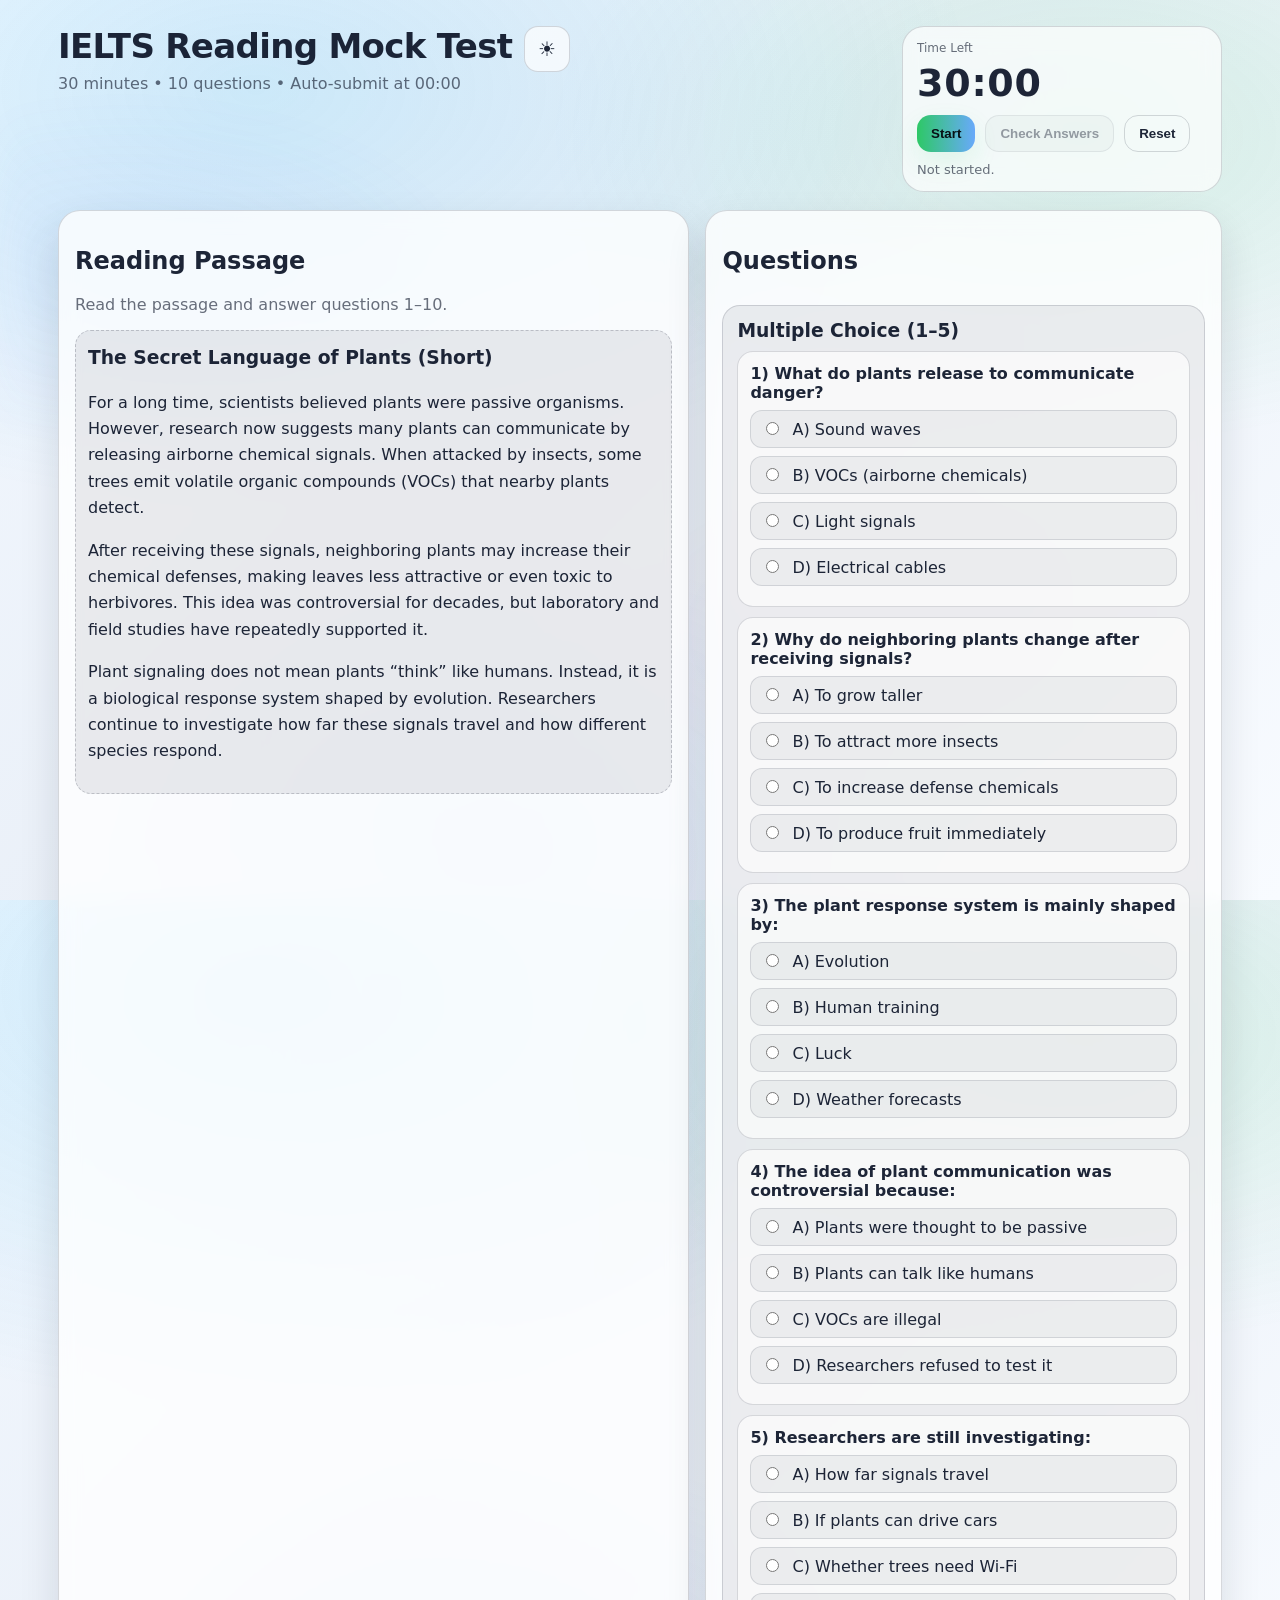
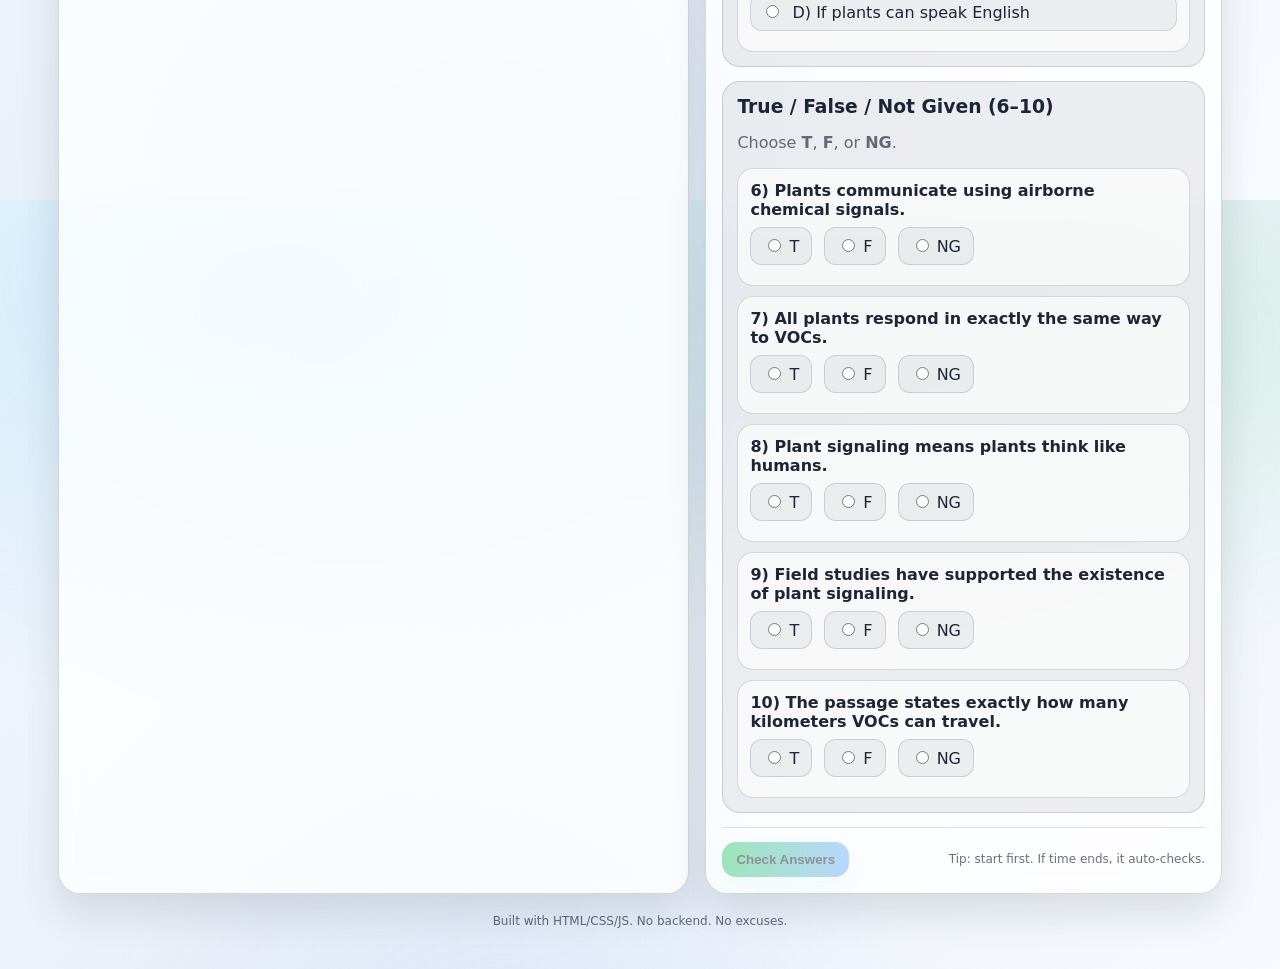
<file: index.html>
<!doctype html>
<html lang="en">
  <head>
    <meta charset="UTF-8" />
    <meta name="viewport" content="width=device-width, initial-scale=1.0" />
    <title>IELTS Reading exam</title>
    <link rel="stylesheet" href="./style.css" />
  </head>
  <body>
    <div class="bg"></div>

    <main class="wrap">
      <header class="top">
        <div class="headInfo">
          <div>
            <h1>IELTS Reading Mock Test</h1>
          <p class="sub">30 minutes • 10 questions • Auto-submit at 00:00</p>
          </div>

          <button
            id="themeToggle"
            class="themeToggle"
            type="button"
            aria-label="Switch to light mode"
            aria-pressed="false"
            title="Toggle dark and light mode"
          >
            <span class="themeIcon moon" aria-hidden="true">&#9790;</span>
            <span class="themeIcon sun" aria-hidden="true">&#9728;</span>
          </button>
        </div>

        <div class="timerBox" aria-live="polite">
          <div class="timerLabel">Time Left</div>
          <div id="timer" class="timer">30:00</div>

          <div class="controls">
            <button id="startBtn" class="btn primary">Start</button>
            <button id="checkBtn" class="btn" disabled>Check Answers</button>
            <button id="resetBtn" class="btn ghost">Reset</button>
          </div>

          <div id="status" class="status">Not started.</div>
        </div>
      </header>

      <section class="grid">
        <!-- Passage -->
        <article class="card passage">
          <h2>Reading Passage</h2>
          <p class="muted">Read the passage and answer questions 1–10.</p>

          <div class="passageText">
            <h3>The Secret Language of Plants (Short)</h3>
            <p>
              For a long time, scientists believed plants were passive organisms.
              However, research now suggests many plants can communicate by releasing
              airborne chemical signals. When attacked by insects, some trees emit
              volatile organic compounds (VOCs) that nearby plants detect.
            </p>
            <p>
              After receiving these signals, neighboring plants may increase their
              chemical defenses, making leaves less attractive or even toxic to
              herbivores. This idea was controversial for decades, but laboratory and
              field studies have repeatedly supported it.
            </p>
            <p>
              Plant signaling does not mean plants “think” like humans. Instead, it is
              a biological response system shaped by evolution. Researchers continue to
              investigate how far these signals travel and how different species respond.
            </p>
          </div>
        </article>

        <!-- Questions -->
        <article class="card questions">
          <div class="qHead">
            <h2>Questions</h2>
            <div id="scoreBox" class="scoreBox hidden">
              <span class="scoreLabel">Score</span>
              <span id="score" class="score">0/10</span>
            </div>
          </div>

          <form id="testForm" class="form">
            <!-- Q1-5: MCQ -->
            <section class="qBlock">
              <h3>Multiple Choice (1–5)</h3>

              <div class="q" data-q="1">
                <div class="qTitle">1) What do plants release to communicate danger?</div>
                <label class="opt"><input type="radio" name="q1" value="A" /> A) Sound waves</label>
                <label class="opt"><input type="radio" name="q1" value="B" /> B) VOCs (airborne chemicals)</label>
                <label class="opt"><input type="radio" name="q1" value="C" /> C) Light signals</label>
                <label class="opt"><input type="radio" name="q1" value="D" /> D) Electrical cables</label>
                <div class="feedback" id="fb1"></div>
              </div>

              <div class="q" data-q="2">
                <div class="qTitle">2) Why do neighboring plants change after receiving signals?</div>
                <label class="opt"><input type="radio" name="q2" value="A" /> A) To grow taller</label>
                <label class="opt"><input type="radio" name="q2" value="B" /> B) To attract more insects</label>
                <label class="opt"><input type="radio" name="q2" value="C" /> C) To increase defense chemicals</label>
                <label class="opt"><input type="radio" name="q2" value="D" /> D) To produce fruit immediately</label>
                <div class="feedback" id="fb2"></div>
              </div>

              <div class="q" data-q="3">
                <div class="qTitle">3) The plant response system is mainly shaped by:</div>
                <label class="opt"><input type="radio" name="q3" value="A" /> A) Evolution</label>
                <label class="opt"><input type="radio" name="q3" value="B" /> B) Human training</label>
                <label class="opt"><input type="radio" name="q3" value="C" /> C) Luck</label>
                <label class="opt"><input type="radio" name="q3" value="D" /> D) Weather forecasts</label>
                <div class="feedback" id="fb3"></div>
              </div>

              <div class="q" data-q="4">
                <div class="qTitle">4) The idea of plant communication was controversial because:</div>
                <label class="opt"><input type="radio" name="q4" value="A" /> A) Plants were thought to be passive</label>
                <label class="opt"><input type="radio" name="q4" value="B" /> B) Plants can talk like humans</label>
                <label class="opt"><input type="radio" name="q4" value="C" /> C) VOCs are illegal</label>
                <label class="opt"><input type="radio" name="q4" value="D" /> D) Researchers refused to test it</label>
                <div class="feedback" id="fb4"></div>
              </div>

              <div class="q" data-q="5">
                <div class="qTitle">5) Researchers are still investigating:</div>
                <label class="opt"><input type="radio" name="q5" value="A" /> A) How far signals travel</label>
                <label class="opt"><input type="radio" name="q5" value="B" /> B) If plants can drive cars</label>
                <label class="opt"><input type="radio" name="q5" value="C" /> C) Whether trees need Wi-Fi</label>
                <label class="opt"><input type="radio" name="q5" value="D" /> D) If plants can speak English</label>
                <div class="feedback" id="fb5"></div>
              </div>
            </section>

            <!-- Q6-10: True/False/Not Given -->
            <section class="qBlock">
              <h3>True / False / Not Given (6–10)</h3>
              <p class="muted">Choose <b>T</b>, <b>F</b>, or <b>NG</b>.</p>

              <div class="q" data-q="6">
                <div class="qTitle">6) Plants communicate using airborne chemical signals.</div>
                <div class="tf">
                  <label><input type="radio" name="q6" value="T" /> T</label>
                  <label><input type="radio" name="q6" value="F" /> F</label>
                  <label><input type="radio" name="q6" value="NG" /> NG</label>
                </div>
                <div class="feedback" id="fb6"></div>
              </div>

              <div class="q" data-q="7">
                <div class="qTitle">7) All plants respond in exactly the same way to VOCs.</div>
                <div class="tf">
                  <label><input type="radio" name="q7" value="T" /> T</label>
                  <label><input type="radio" name="q7" value="F" /> F</label>
                  <label><input type="radio" name="q7" value="NG" /> NG</label>
                </div>
                <div class="feedback" id="fb7"></div>
              </div>

              <div class="q" data-q="8">
                <div class="qTitle">8) Plant signaling means plants think like humans.</div>
                <div class="tf">
                  <label><input type="radio" name="q8" value="T" /> T</label>
                  <label><input type="radio" name="q8" value="F" /> F</label>
                  <label><input type="radio" name="q8" value="NG" /> NG</label>
                </div>
                <div class="feedback" id="fb8"></div>
              </div>

              <div class="q" data-q="9">
                <div class="qTitle">9) Field studies have supported the existence of plant signaling.</div>
                <div class="tf">
                  <label><input type="radio" name="q9" value="T" /> T</label>
                  <label><input type="radio" name="q9" value="F" /> F</label>
                  <label><input type="radio" name="q9" value="NG" /> NG</label>
                </div>
                <div class="feedback" id="fb9"></div>
              </div>

              <div class="q" data-q="10">
                <div class="qTitle">10) The passage states exactly how many kilometers VOCs can travel.</div>
                <div class="tf">
                  <label><input type="radio" name="q10" value="T" /> T</label>
                  <label><input type="radio" name="q10" value="F" /> F</label>
                  <label><input type="radio" name="q10" value="NG" /> NG</label>
                </div>
                <div class="feedback" id="fb10"></div>
              </div>
            </section>

            <div class="bottomBar">
              <button type="button" id="checkBtnBottom" class="btn primary" disabled>
                Check Answers
              </button>
              <span class="muted small">Tip: start first. If time ends, it auto-checks.</span>
            </div>
          </form>
        </article>
      </section>

      <footer class="foot">
        <span class="muted small">Built with HTML/CSS/JS. No backend. No excuses.</span>
      </footer>
    </main>

    <script src="./app.js"></script>
  </body>
</html>
</file>
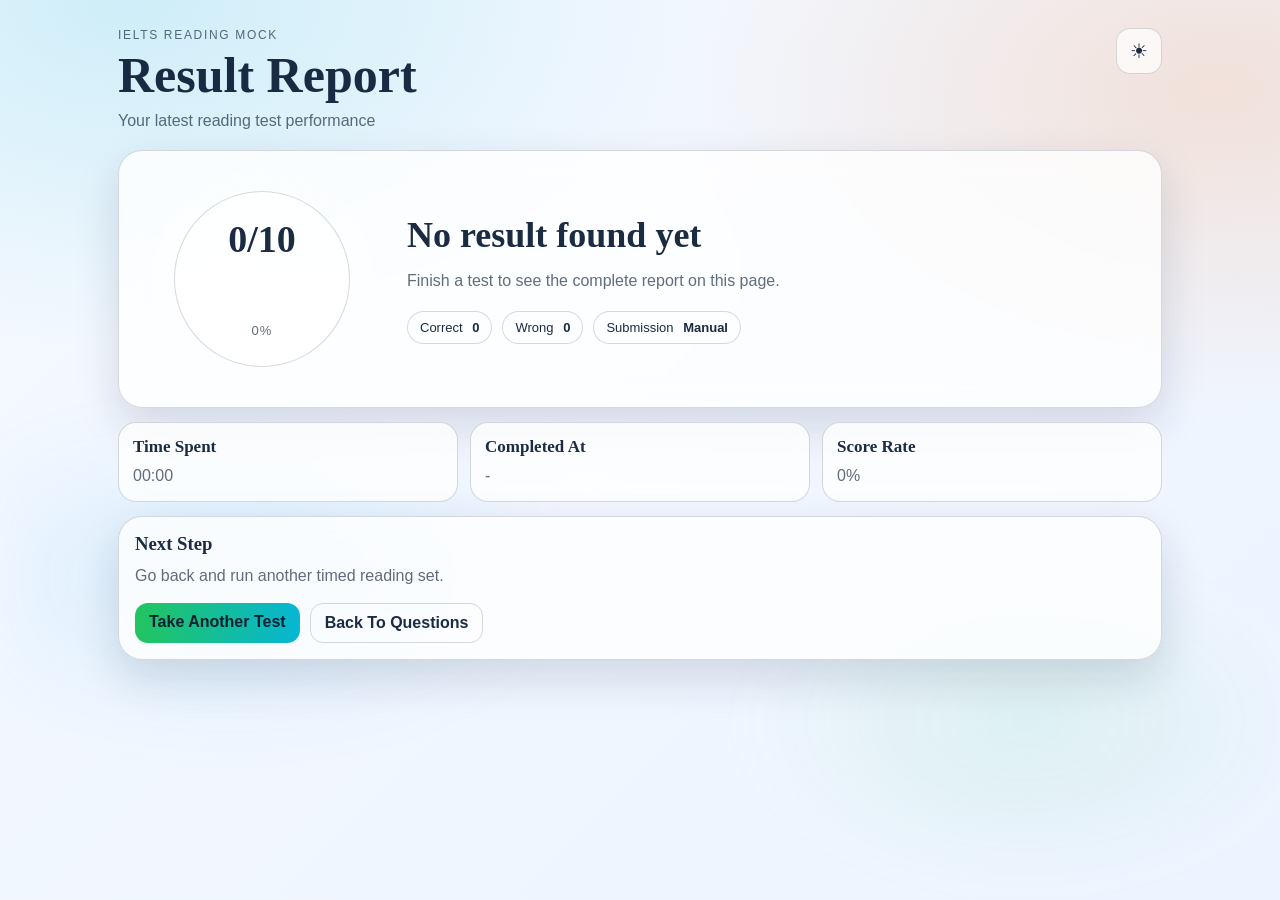
<file: results.html>
<!doctype html>
<html lang="en">
  <head>
    <meta charset="UTF-8" />
    <meta name="viewport" content="width=device-width, initial-scale=1.0" />
    <title>IELTS Reading Result</title>
    <link rel="stylesheet" href="./results.css" />
  </head>
  <body>
    <div class="bg"></div>

    <main class="resultsWrap">
      <header class="topBar">
        <div>
          <p class="eyebrow">IELTS Reading Mock</p>
          <h1>Result Report</h1>
          <p class="sub">Your latest reading test performance</p>
        </div>

        <button
          id="themeToggle"
          class="themeToggle"
          type="button"
          aria-label="Switch to light mode"
          aria-pressed="false"
          title="Toggle dark and light mode"
        >
          <span class="themeIcon moon" aria-hidden="true">&#9790;</span>
          <span class="themeIcon sun" aria-hidden="true">&#9728;</span>
        </button>
      </header>

      <section class="card hero">
        <div id="scoreRing" class="scoreRing" data-tone="low" style="--percent: 0">
          <div class="scoreRingInner">
            <div id="scoreValue" class="scoreValue">0/10</div>
            <div id="percentValue" class="percentValue">0%</div>
          </div>
        </div>

        <div class="heroText">
          <h2 id="headline">No result found yet</h2>
          <p id="resultMessage">Finish a test to see the complete report on this page.</p>

          <div class="chips">
            <span class="chip">Correct <b id="correctValue">0</b></span>
            <span class="chip">Wrong <b id="wrongValue">0</b></span>
            <span class="chip">Submission <b id="submissionType">Manual</b></span>
          </div>
        </div>
      </section>

      <section class="statsGrid">
        <article class="statCard">
          <h3>Time Spent</h3>
          <p id="timeSpent">00:00</p>
        </article>

        <article class="statCard">
          <h3>Completed At</h3>
          <p id="finishedAt">-</p>
        </article>

        <article class="statCard">
          <h3>Score Rate</h3>
          <p id="scoreRate">0%</p>
        </article>
      </section>

      <section class="card actionCard">
        <h3>Next Step</h3>
        <p id="nextStep">Go back and run another timed reading set.</p>
        <div class="actions">
          <a class="btn primary" href="./index.html">Take Another Test</a>
          <a class="btn ghost" href="./index.html#testForm">Back To Questions</a>
        </div>
      </section>
    </main>

    <script src="./results.js"></script>
  </body>
</html>
</file>
<file: style.css>
:root{
  --bg1:#05070f;
  --bg2:#0b1220;
  --glass: rgba(255,255,255,.06);
  --border: rgba(255,255,255,.10);
  --text: rgba(255,255,255,.92);
  --muted: rgba(255,255,255,.60);
  --panel: rgba(255,255,255,.05);
  --surface: rgba(255,255,255,.03);
  --surface-soft: rgba(0,0,0,.10);
  --surface-mid: rgba(0,0,0,.12);
  --surface-strong: rgba(0,0,0,.14);
  --dash-border: rgba(255,255,255,.14);
  --outline-soft: rgba(255,255,255,.10);
  --outline-mid: rgba(255,255,255,.08);
  --btn-bg: rgba(255,255,255,.06);
  --btn-hover: rgba(255,255,255,.10);
  --shadow: 0 20px 60px rgba(0,0,0,.35);
  --good: rgba(34,197,94,.95);
  --bad: rgba(239,68,68,.95);
  --warn: rgba(245,158,11,.95);
}

*{ box-sizing:border-box; }
html,body{ height:100%; }
body{
  margin:0;
  font-family: ui-sans-serif, system-ui, -apple-system, Segoe UI, Roboto, Arial;
  color: var(--text);
  background: radial-gradient(1200px 700px at 20% 10%, rgba(56,189,248,.14), transparent 60%),
              radial-gradient(900px 520px at 85% 15%, rgba(34,197,94,.12), transparent 60%),
              radial-gradient(700px 520px at 40% 95%, rgba(168,85,247,.12), transparent 60%),
              linear-gradient(135deg, var(--bg1) 0%, var(--bg2) 45%, var(--bg1) 100%);
  overflow-x:hidden;
}

body.light{
  --bg1:#f3f8ff;
  --bg2:#eaf0f8;
  --glass: rgba(255,255,255,.78);
  --border: rgba(15,23,42,.16);
  --text: rgba(15,23,42,.94);
  --muted: rgba(15,23,42,.62);
  --panel: rgba(255,255,255,.7);
  --surface: rgba(255,255,255,.62);
  --surface-soft: rgba(15,23,42,.05);
  --surface-mid: rgba(15,23,42,.07);
  --surface-strong: rgba(15,23,42,.08);
  --dash-border: rgba(15,23,42,.20);
  --outline-soft: rgba(15,23,42,.15);
  --outline-mid: rgba(15,23,42,.12);
  --btn-bg: rgba(15,23,42,.06);
  --btn-hover: rgba(15,23,42,.11);
  --shadow: 0 18px 40px rgba(15,23,42,.12);
  background: radial-gradient(1200px 700px at 20% 10%, rgba(14,165,233,.16), transparent 60%),
              radial-gradient(900px 520px at 85% 15%, rgba(34,197,94,.13), transparent 60%),
              radial-gradient(700px 520px at 40% 95%, rgba(59,130,246,.10), transparent 60%),
              linear-gradient(135deg, var(--bg1) 0%, var(--bg2) 45%, #f8fbff 100%);
}

.bg{
  position:fixed; inset:-2px;
  background:
    radial-gradient(600px 300px at 10% 30%, rgba(59,130,246,.18), transparent 60%),
    radial-gradient(500px 280px at 70% 70%, rgba(236,72,153,.10), transparent 60%);
  filter: blur(18px);
  pointer-events:none;
  opacity:.7;
}

body.light .bg{
  opacity:.42;
}

.wrap{ max-width: 1200px; margin: 0 auto; padding: 26px 18px 40px; position:relative; }
.top{ display:flex; gap:18px; justify-content:space-between; align-items:flex-start; flex-wrap:wrap; }
.headInfo{ display:flex; gap:12px; align-items:flex-start; flex-wrap:wrap; }

.themeToggle{
  position:relative;
  width:46px;
  height:46px;
  border: 1px solid var(--border);
  border-radius:14px;
  background: var(--panel);
  color: var(--text);
  display:inline-flex;
  align-items:center;
  justify-content:center;
  cursor:pointer;
  transition: transform .08s ease, background .2s ease;
}
.themeToggle:hover{ background: var(--btn-hover); }
.themeToggle:active{ transform: scale(.98); }
.themeToggle:focus-visible{
  outline: 2px solid rgba(96,165,250,.9);
  outline-offset: 2px;
}
.themeIcon{
  position:absolute;
  font-size:20px;
  line-height:1;
  transition: opacity .2s ease, transform .2s ease;
}
.themeIcon.moon{
  opacity:1;
  transform: translateY(0) rotate(0);
}
.themeIcon.sun{
  opacity:0;
  transform: translateY(6px) rotate(-25deg);
}
body.light .themeIcon.moon{
  opacity:0;
  transform: translateY(-6px) rotate(20deg);
}
body.light .themeIcon.sun{
  opacity:1;
  transform: translateY(0) rotate(0);
}

h1{ margin:0; font-size: clamp(22px, 3vw, 34px); letter-spacing:-.02em; }
.sub{ margin:8px 0 0; color: var(--muted); }

.grid{
  margin-top: 18px;
  display:grid;
  grid-template-columns: 1.1fr .9fr;
  gap: 16px;
}
@media (max-width: 960px){
  .grid{ grid-template-columns: 1fr; }
}

.card{
  border: 1px solid var(--border);
  background: var(--glass);
  backdrop-filter: blur(10px);
  border-radius: 22px;
  padding: 16px;
  box-shadow: var(--shadow);
}

.passageText{
  margin-top: 10px;
  padding: 12px;
  border-radius: 16px;
  border: 1px dashed var(--dash-border);
  background: var(--surface-strong);
  line-height: 1.65;
}
.passageText h3{ margin: 0 0 8px; }

.timerBox{
  min-width: 320px;
  padding: 14px;
  border-radius: 22px;
  border: 1px solid var(--border);
  background: var(--panel);
  backdrop-filter: blur(10px);
}
.timerLabel{ color: var(--muted); font-size: 12px; }
.timer{
  margin-top: 6px;
  font-size: 38px;
  font-weight: 800;
  letter-spacing: .02em;
}
.timer.warn{ color: var(--warn); }
.timer.danger{ color: var(--bad); }

.controls{ display:flex; gap:10px; margin-top: 10px; flex-wrap:wrap; }
.status{ margin-top: 10px; color: var(--muted); font-size: 13px; }

.btn{
  border: 1px solid var(--border);
  background: var(--btn-bg);
  color: var(--text);
  padding: 10px 14px;
  border-radius: 14px;
  cursor:pointer;
  font-weight: 650;
  transition: transform .06s ease, background .2s ease, opacity .2s ease;
}
.btn:hover{ background: var(--btn-hover); }
.btn:active{ transform: scale(.99); }
.btn:disabled{ opacity:.45; cursor:not-allowed; }

.btn.primary{
  border: none;
  color: #071015;
  background: linear-gradient(90deg, rgba(34,197,94,.95), rgba(96,165,250,.95));
  box-shadow: 0 10px 26px rgba(34,197,94,.10);
}
.btn.ghost{
  background: transparent;
}

.questions .qHead{
  display:flex; justify-content:space-between; align-items:center; gap:10px;
}
.scoreBox{
  display:flex; gap:10px; align-items:baseline;
  padding: 10px 12px;
  border-radius: 16px;
  border: 1px solid var(--outline-soft);
  background: var(--surface-strong);
}
.scoreBox.hidden{ display:none; }
.scoreLabel{ color: var(--muted); font-size: 12px; }
.score{ font-size: 22px; font-weight: 900; }

.form{ margin-top: 10px; display:flex; flex-direction:column; gap:14px; }
.qBlock{
  border-radius: 18px;
  border: 1px solid var(--outline-soft);
  background: var(--surface-mid);
  padding: 14px;
}
.qBlock h3{ margin:0 0 10px; }
.muted{ color: var(--muted); }
.small{ font-size: 12px; }

.q{
  padding: 12px;
  border-radius: 16px;
  border: 1px solid var(--outline-soft);
  background: var(--surface);
  margin-top: 10px;
}
.qTitle{ font-weight: 750; margin-bottom: 8px; }
.opt{
  display:block;
  padding: 8px 10px;
  border-radius: 12px;
  border: 1px solid var(--outline-mid);
  margin: 8px 0;
  cursor:pointer;
  background: var(--surface-soft);
}
.opt input{ margin-right: 8px; }
.tf{ display:flex; gap:12px; flex-wrap:wrap; }
.tf label{
  padding: 8px 12px;
  border-radius: 12px;
  border: 1px solid var(--outline-soft);
  background: var(--surface-soft);
  cursor:pointer;
}

.feedback{
  margin-top: 8px;
  font-size: 13px;
  color: var(--muted);
}
.q.correct{ outline: 2px solid rgba(34,197,94,.55); }
.q.wrong{ outline: 2px solid rgba(239,68,68,.55); }

.bottomBar{
  display:flex; justify-content:space-between; align-items:center; gap:10px;
  border-top: 1px solid var(--outline-mid);
  padding-top: 14px;
}

.foot{ margin-top: 16px; text-align:center; }
</file>
<file: results.css>
:root {
  --bg1: #060d18;
  --bg2: #0f1d2d;
  --text: rgba(242, 248, 255, 0.94);
  --muted: rgba(214, 228, 246, 0.7);
  --glass: rgba(255, 255, 255, 0.08);
  --border: rgba(255, 255, 255, 0.16);
  --shadow: 0 24px 70px rgba(0, 0, 0, 0.35);
  --panel: rgba(255, 255, 255, 0.08);
  --btn-bg: rgba(255, 255, 255, 0.09);
  --btn-hover: rgba(255, 255, 255, 0.15);
  --tone-low: #f97316;
  --tone-mid: #06b6d4;
  --tone-high: #22c55e;
}

* {
  box-sizing: border-box;
}

html,
body {
  height: 100%;
}

body {
  margin: 0;
  color: var(--text);
  font-family: "Trebuchet MS", Verdana, sans-serif;
  background:
    radial-gradient(1000px 600px at 10% 0%, rgba(6, 182, 212, 0.18), transparent 58%),
    radial-gradient(900px 540px at 95% 10%, rgba(249, 115, 22, 0.2), transparent 60%),
    linear-gradient(135deg, var(--bg1), var(--bg2));
  overflow-x: hidden;
}

body.light {
  --bg1: #f5f9ff;
  --bg2: #edf4ff;
  --text: rgba(12, 30, 54, 0.94);
  --muted: rgba(12, 30, 54, 0.65);
  --glass: rgba(255, 255, 255, 0.8);
  --border: rgba(12, 30, 54, 0.16);
  --shadow: 0 18px 46px rgba(12, 30, 54, 0.14);
  --panel: rgba(255, 255, 255, 0.72);
  --btn-bg: rgba(12, 30, 54, 0.07);
  --btn-hover: rgba(12, 30, 54, 0.13);
  background:
    radial-gradient(1000px 600px at 10% 0%, rgba(6, 182, 212, 0.16), transparent 58%),
    radial-gradient(900px 540px at 95% 10%, rgba(249, 115, 22, 0.16), transparent 60%),
    linear-gradient(135deg, var(--bg1), var(--bg2));
}

.bg {
  position: fixed;
  inset: -2px;
  pointer-events: none;
  opacity: 0.8;
  filter: blur(24px);
  background:
    radial-gradient(600px 300px at 18% 64%, rgba(14, 165, 233, 0.22), transparent 60%),
    radial-gradient(500px 290px at 80% 80%, rgba(34, 197, 94, 0.18), transparent 60%);
}

body.light .bg {
  opacity: 0.5;
}

.resultsWrap {
  max-width: 1080px;
  margin: 0 auto;
  padding: 28px 18px 40px;
  position: relative;
}

.topBar {
  display: flex;
  align-items: flex-start;
  justify-content: space-between;
  gap: 16px;
  flex-wrap: wrap;
}

.eyebrow {
  margin: 0;
  font-size: 12px;
  letter-spacing: 0.14em;
  text-transform: uppercase;
  color: var(--muted);
}

h1,
h2,
h3 {
  font-family: Georgia, "Times New Roman", serif;
}

h1 {
  margin: 6px 0 0;
  font-size: clamp(30px, 4.5vw, 50px);
  line-height: 1.08;
}

.sub {
  margin: 10px 0 0;
  color: var(--muted);
}

.themeToggle {
  position: relative;
  width: 46px;
  height: 46px;
  border: 1px solid var(--border);
  border-radius: 14px;
  background: var(--panel);
  color: var(--text);
  display: inline-flex;
  align-items: center;
  justify-content: center;
  cursor: pointer;
  transition: transform 0.08s ease, background 0.2s ease;
}

.themeToggle:hover {
  background: var(--btn-hover);
}

.themeToggle:active {
  transform: scale(0.98);
}

.themeToggle:focus-visible {
  outline: 2px solid rgba(96, 165, 250, 0.9);
  outline-offset: 2px;
}

.themeIcon {
  position: absolute;
  font-size: 20px;
  line-height: 1;
  transition: opacity 0.2s ease, transform 0.2s ease;
}

.themeIcon.moon {
  opacity: 1;
  transform: translateY(0) rotate(0);
}

.themeIcon.sun {
  opacity: 0;
  transform: translateY(6px) rotate(-25deg);
}

body.light .themeIcon.moon {
  opacity: 0;
  transform: translateY(-6px) rotate(20deg);
}

body.light .themeIcon.sun {
  opacity: 1;
  transform: translateY(0) rotate(0);
}

.card {
  border: 1px solid var(--border);
  border-radius: 24px;
  background: var(--glass);
  backdrop-filter: blur(12px);
  box-shadow: var(--shadow);
}

.hero {
  margin-top: 20px;
  padding: 18px;
  display: grid;
  grid-template-columns: 250px 1fr;
  gap: 20px;
  align-items: center;
  animation: rise 0.55s ease both;
}

.scoreRing {
  --percent: 0;
  --ring-color: var(--tone-low);
  width: 220px;
  height: 220px;
  border-radius: 999px;
  display: grid;
  place-items: center;
  background:
    conic-gradient(var(--ring-color) calc(var(--percent) * 1%), rgba(255, 255, 255, 0.16) 0),
    radial-gradient(circle at 25% 25%, rgba(255, 255, 255, 0.2), transparent 58%);
  margin: 0 auto;
}

.scoreRing[data-tone="mid"] {
  --ring-color: var(--tone-mid);
}

.scoreRing[data-tone="high"] {
  --ring-color: var(--tone-high);
}

.scoreRingInner {
  width: 176px;
  height: 176px;
  border-radius: 999px;
  border: 1px solid var(--border);
  background: rgba(0, 0, 0, 0.25);
  display: grid;
  place-items: center;
  text-align: center;
}

body.light .scoreRingInner {
  background: rgba(255, 255, 255, 0.7);
}

.scoreValue {
  font-size: 38px;
  font-family: Georgia, "Times New Roman", serif;
  font-weight: 700;
  line-height: 1;
}

.percentValue {
  margin-top: 8px;
  color: var(--muted);
  font-size: 13px;
  letter-spacing: 0.08em;
  text-transform: uppercase;
}

.heroText h2 {
  margin: 0;
  font-size: clamp(25px, 3vw, 36px);
}

.heroText p {
  margin: 12px 0 0;
  color: var(--muted);
  line-height: 1.65;
}

.chips {
  margin-top: 16px;
  display: flex;
  flex-wrap: wrap;
  gap: 10px;
}

.chip {
  border: 1px solid var(--border);
  background: rgba(255, 255, 255, 0.06);
  border-radius: 999px;
  padding: 8px 12px;
  font-size: 13px;
}

.chip b {
  margin-left: 6px;
}

.statsGrid {
  margin-top: 14px;
  display: grid;
  grid-template-columns: repeat(3, minmax(0, 1fr));
  gap: 12px;
}

.statCard {
  border: 1px solid var(--border);
  border-radius: 18px;
  background: var(--glass);
  padding: 14px;
  backdrop-filter: blur(10px);
  animation: rise 0.55s ease both;
}

.statCard:nth-child(1) {
  animation-delay: 0.05s;
}

.statCard:nth-child(2) {
  animation-delay: 0.1s;
}

.statCard:nth-child(3) {
  animation-delay: 0.15s;
}

.statCard h3 {
  margin: 0;
  font-size: 17px;
}

.statCard p {
  margin: 8px 0 0;
  color: var(--muted);
  line-height: 1.4;
}

.actionCard {
  margin-top: 14px;
  padding: 16px;
  animation: rise 0.55s ease both;
  animation-delay: 0.2s;
}

.actionCard h3 {
  margin: 0;
}

.actionCard p {
  margin: 8px 0 0;
  color: var(--muted);
  line-height: 1.6;
}

.actions {
  margin-top: 14px;
  display: flex;
  gap: 10px;
  flex-wrap: wrap;
}

.btn {
  text-decoration: none;
  border-radius: 13px;
  padding: 10px 14px;
  border: 1px solid var(--border);
  background: var(--btn-bg);
  color: var(--text);
  font-weight: 700;
  transition: transform 0.06s ease, background 0.2s ease;
}

.btn:hover {
  background: var(--btn-hover);
}

.btn:active {
  transform: scale(0.98);
}

.btn.primary {
  border: none;
  color: #05202f;
  background: linear-gradient(90deg, #22c55e, #06b6d4);
}

.btn.ghost {
  background: transparent;
}

@keyframes rise {
  from {
    opacity: 0;
    transform: translateY(8px);
  }
  to {
    opacity: 1;
    transform: translateY(0);
  }
}

@media (max-width: 900px) {
  .hero {
    grid-template-columns: 1fr;
    text-align: center;
  }

  .chips {
    justify-content: center;
  }

  .statsGrid {
    grid-template-columns: 1fr;
  }
}
</file>
